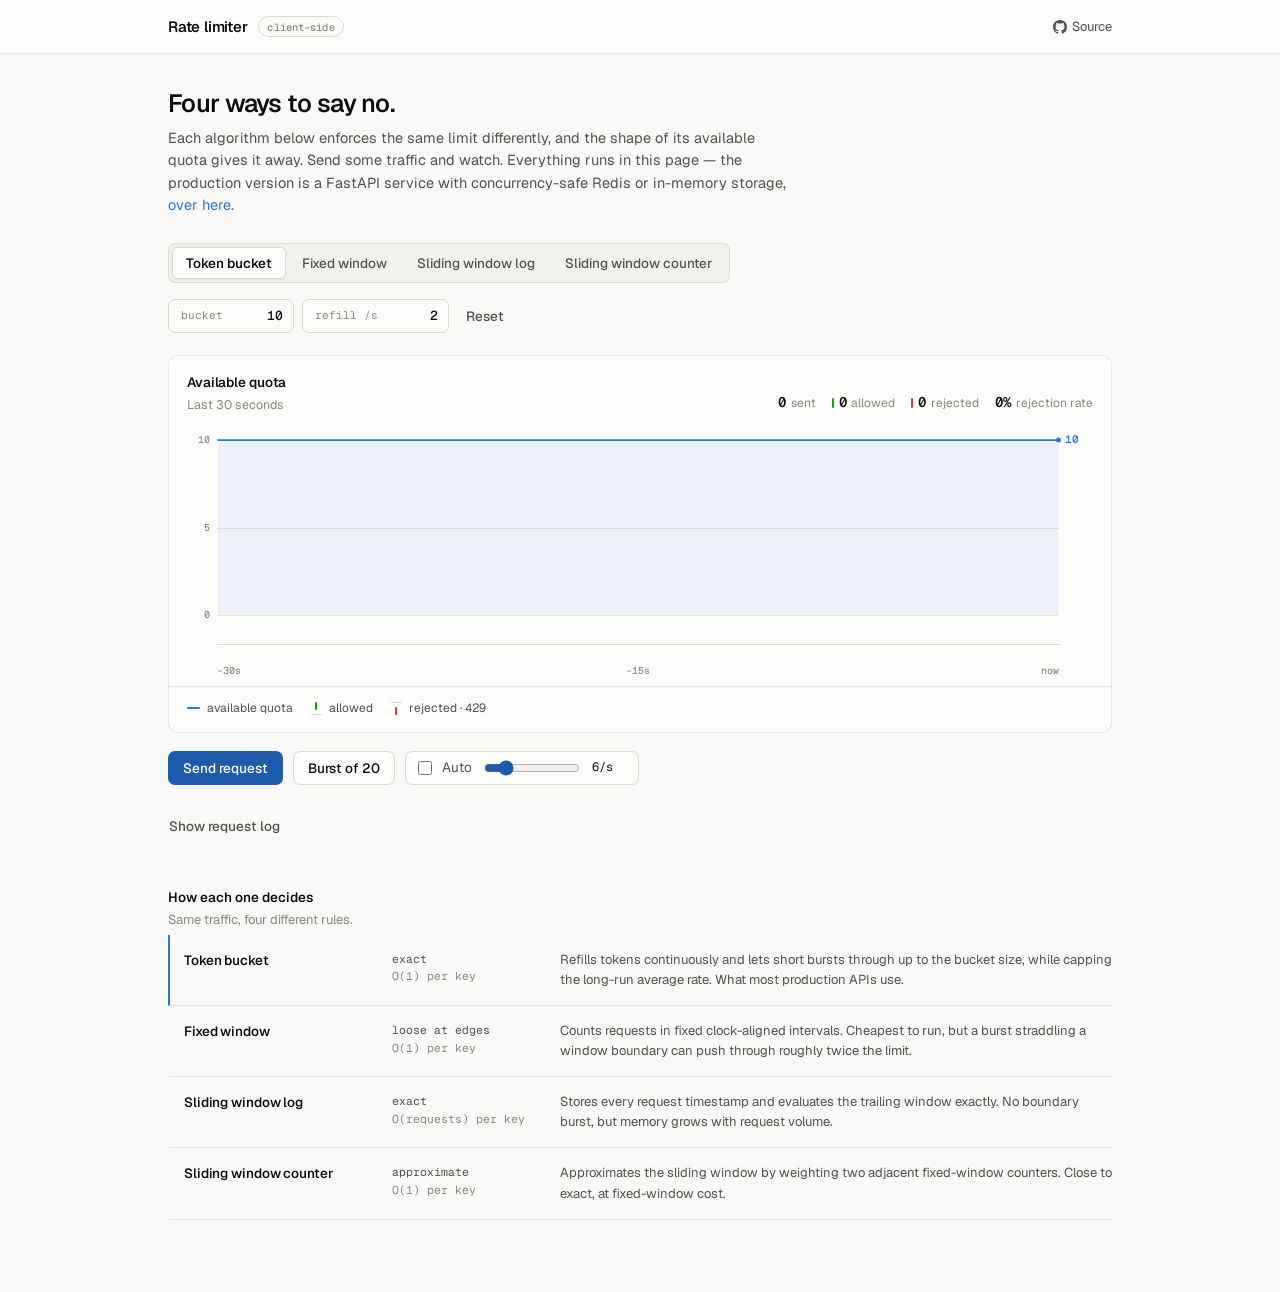
<file: docs/index.html>
<!doctype html>
<html lang="en">
<head>
<meta charset="UTF-8" />
<meta name="viewport" content="width=device-width, initial-scale=1.0" />
<title>Rate limiter — algorithm visualizer</title>
<meta name="description" content="Interactive visualizer for four API rate-limiting algorithms: token bucket, fixed window, sliding window log, and sliding window counter." />
<link rel="preload" href="fonts/Geist.woff2" as="font" type="font/woff2" crossorigin />
<link rel="preload" href="fonts/GeistMono.woff2" as="font" type="font/woff2" crossorigin />
<link rel="stylesheet" href="style.css?v=6" />
</head>
<body>

<header class="masthead">
  <div class="wrap">
    <div class="brand">
      <h1>Rate limiter</h1>
      <span class="tag">client-side</span>
    </div>
    <div class="masthead-right">
      <span class="live" id="liveIndicator"><i></i>live</span>
      <a class="source-link" href="https://github.com/pranjalm37/api-rate-limiter">
        <svg viewBox="0 0 16 16" fill="currentColor" aria-hidden="true"><path d="M8 0C3.58 0 0 3.58 0 8c0 3.54 2.29 6.53 5.47 7.59.4.07.55-.17.55-.38 0-.19-.01-.82-.01-1.49-2.01.37-2.53-.49-2.69-.94-.09-.23-.48-.94-.82-1.13-.28-.15-.68-.52-.01-.53.63-.01 1.08.58 1.23.82.72 1.21 1.87.87 2.33.66.07-.52.28-.87.51-1.07-1.78-.2-3.64-.89-3.64-3.95 0-.87.31-1.59.82-2.15-.08-.2-.36-1.02.08-2.12 0 0 .67-.21 2.2.82a7.4 7.4 0 0 1 2-.27c.68 0 1.36.09 2 .27 1.53-1.04 2.2-.82 2.2-.82.44 1.1.16 1.92.08 2.12.51.56.82 1.27.82 2.15 0 3.07-1.87 3.75-3.65 3.95.29.25.54.73.54 1.48 0 1.07-.01 1.93-.01 2.2 0 .21.15.46.55.38A8.01 8.01 0 0 0 16 8c0-4.42-3.58-8-8-8Z"/></svg>
        Source
      </a>
    </div>
  </div>
</header>

<main class="wrap">

  <section class="intro">
    <h2>Four ways to say no.</h2>
    <p>
      Each algorithm below enforces the same limit differently, and the shape of its available
      quota gives it away. Send some traffic and watch. Everything runs in this page —
      the production version is a FastAPI service with concurrency-safe Redis or in-memory
      storage, <a href="https://github.com/pranjalm37/api-rate-limiter">over here</a>.
    </p>
  </section>

  <div class="picker">
    <div class="segmented" role="tablist" aria-label="Rate-limiting algorithm">
      <button type="button" role="tab" data-algo="token_bucket" aria-selected="true">Token bucket</button>
      <button type="button" role="tab" data-algo="fixed_window" aria-selected="false">Fixed window</button>
      <button type="button" role="tab" data-algo="sliding_window_log" aria-selected="false">Sliding window log</button>
      <button type="button" role="tab" data-algo="sliding_window_counter" aria-selected="false">Sliding window counter</button>
    </div>
  </div>

  <div class="params">
    <label class="param">
      <span id="capacityLabel">bucket</span>
      <input type="number" id="capacity" value="10" min="1" max="200" />
    </label>
    <label class="param hidden" id="windowParam">
      <span>window&nbsp;s</span>
      <input type="number" id="windowSeconds" value="10" min="1" max="60" step="1" />
    </label>
    <label class="param" id="refillParam">
      <span>refill&nbsp;/s</span>
      <input type="number" id="refillRate" value="2" min="0.1" max="50" step="0.1" />
    </label>
    <button class="btn btn-quiet" id="resetState" type="button">Reset</button>
  </div>

  <section class="card">
    <div class="card-head">
      <div>
        <h3>Available quota</h3>
        <p>Last 30 seconds</p>
      </div>
      <div class="readout">
        <div><b id="statTotal">0</b><span>sent</span></div>
        <div><i class="mark up"></i><b id="statAllowed">0</b><span>allowed</span></div>
        <div><i class="mark down"></i><b id="statBlocked">0</b><span>rejected</span></div>
        <div><b id="statBlockRate">0%</b><span>rejection rate</span></div>
      </div>
    </div>

    <div class="canvas-shell">
      <canvas id="chart" role="img" aria-label="Available quota over the last 30 seconds, with a tick for each request marking whether it was allowed or rejected."></canvas>
      <div class="tooltip" id="tooltip" aria-hidden="true"></div>
    </div>

    <div class="card-foot">
      <span><i class="swatch line"></i> available quota</span>
      <span><i class="swatch up"></i> allowed</span>
      <span><i class="swatch down"></i> rejected &middot; 429</span>
    </div>
  </section>

  <div class="actions">
    <button class="btn btn-primary" id="fireOnce" type="button">Send request</button>
    <button class="btn" id="fireBurst" type="button">Burst of 20</button>
    <label class="switch">
      <input type="checkbox" id="autoFireToggle" />
      Auto
      <input type="range" id="fireRate" min="1" max="30" value="6" aria-label="Auto-send rate, requests per second" />
      <span class="rate"><span id="rateValue">6</span>/s</span>
    </label>
  </div>

  <section class="log">
    <button class="btn btn-quiet" id="tableToggle" type="button" aria-expanded="false" aria-controls="tableWrap">
      Show request log
    </button>
    <div id="tableWrap" class="log-scroll" hidden>
      <table class="log-table">
        <caption>Most recent requests, newest first.</caption>
        <thead>
          <tr><th scope="col">time</th><th scope="col">outcome</th><th scope="col">quota left</th></tr>
        </thead>
        <tbody id="tableBody"></tbody>
      </table>
    </div>
  </section>

  <section class="reference">
    <h3>How each one decides</h3>
    <p>Same traffic, four different rules.</p>
    <div id="referenceBody"></div>
  </section>

</main>

<script src="algorithms.js?v=6"></script>
<script src="app.js?v=6"></script>
</body>
</html>
</file>
<file: docs/style.css>
/* Geist / Geist Mono — self-hosted (SIL OFL 1.1, see fonts/OFL.txt) so the
   page has no external dependency and works offline. */
@font-face {
  font-family: "Geist";
  src: url("fonts/Geist.woff2") format("woff2-variations");
  font-weight: 100 900;
  font-display: swap;
}
@font-face {
  font-family: "Geist Mono";
  src: url("fonts/GeistMono.woff2") format("woff2-variations");
  font-weight: 100 900;
  font-display: swap;
}

:root {
  color-scheme: light;

  --plane: #f9f9f7;
  --surface: #fcfcfb;
  --sunken: #f2f1ed;
  --ink: #0b0b0b;
  --ink-2: #52514e;
  --ink-muted: #898781;
  --rule: rgba(11, 11, 11, 0.09);
  --rule-strong: #d9d8d1;
  --grid: #e6e5de;

  --accent: #2a78d6; /* chart series + links; validated against the chart surface */
  --accent-deep: #1c5cab; /* filled controls, where white text needs the contrast */
  --accent-wash: rgba(42, 120, 214, 0.07);
  --good: #0ca30c;
  --critical: #d03b3b;

  --sans: "Geist", system-ui, -apple-system, sans-serif;
  --mono: "Geist Mono", ui-monospace, SFMono-Regular, Menlo, monospace;

  --r-sm: 5px;
  --r-md: 7px;
  --r-lg: 10px;
}

@media (prefers-color-scheme: dark) {
  :root:where(:not([data-theme="light"])) {
    color-scheme: dark;
    --plane: #0c0c0b;
    --surface: #161615;
    --sunken: #111110;
    --ink: #f7f7f5;
    --ink-2: #b4b3ab;
    --ink-muted: #82817a;
    --rule: rgba(255, 255, 255, 0.10);
    --rule-strong: #34342f;
    --grid: #262624;

    --accent: #3987e5;
    --accent-deep: #3987e5;
    --accent-wash: rgba(57, 135, 229, 0.13);
  }
}

* { box-sizing: border-box; }

html { -webkit-text-size-adjust: 100%; }

body {
  margin: 0;
  background: var(--plane);
  color: var(--ink);
  font-family: var(--sans);
  font-size: 15px;
  line-height: 1.55;
  font-feature-settings: "cv11";
  -webkit-font-smoothing: antialiased;
  -moz-osx-font-smoothing: grayscale;
}

.wrap { max-width: 1000px; margin: 0 auto; padding: 0 28px; }

@media (max-width: 700px) {
  .wrap { padding: 0 18px; }
}

/* ============================ masthead ============================ */

.masthead {
  border-bottom: 1px solid var(--rule);
  background: color-mix(in srgb, var(--surface) 88%, transparent);
  backdrop-filter: saturate(1.4) blur(6px);
  position: sticky;
  top: 0;
  z-index: 20;
}

.masthead .wrap {
  display: flex;
  align-items: center;
  justify-content: space-between;
  gap: 20px;
  padding-top: 15px;
  padding-bottom: 15px;
}

.brand { display: flex; align-items: center; gap: 11px; min-width: 0; }

.brand h1 {
  margin: 0;
  font-size: 15px;
  font-weight: 560;
  letter-spacing: -0.014em;
  white-space: nowrap;
}

.tag {
  font-family: var(--mono);
  font-size: 10.5px;
  font-weight: 500;
  letter-spacing: 0.01em;
  color: var(--ink-muted);
  border: 1px solid var(--rule-strong);
  border-radius: 999px;
  padding: 2px 8px 1px;
  white-space: nowrap;
}

.masthead-right { display: flex; align-items: center; gap: 16px; }

/* "live" pulse, shown only while auto-send is running */
.live {
  display: none;
  align-items: center;
  gap: 6px;
  font-family: var(--mono);
  font-size: 11px;
  color: var(--ink-2);
}
.live.on { display: inline-flex; }
.live i {
  width: 6px;
  height: 6px;
  border-radius: 50%;
  background: var(--good);
  animation: pulse 1.6s ease-in-out infinite;
}
@keyframes pulse {
  0%, 100% { opacity: 1; }
  50% { opacity: 0.28; }
}

.source-link {
  font-size: 13px;
  color: var(--ink-2);
  text-decoration: none;
  display: inline-flex;
  align-items: center;
  gap: 5px;
  white-space: nowrap;
}
.source-link:hover { color: var(--ink); }
.source-link svg { width: 14px; height: 14px; }

/* ============================ intro ============================ */

.intro {
  margin: 34px 0 26px;
  max-width: 62ch;
}

.intro h2 {
  margin: 0 0 8px;
  font-size: 25px;
  font-weight: 560;
  letter-spacing: -0.028em;
  line-height: 1.22;
}

.intro p { margin: 0; font-size: 14.5px; color: var(--ink-2); }
.intro a { color: var(--accent); text-decoration: none; }
.intro a:hover { text-decoration: underline; }

/* ============================ segmented control ============================ */

.picker { margin-bottom: 16px; }

.segmented {
  display: inline-flex;
  gap: 2px;
  padding: 3px;
  background: var(--sunken);
  border: 1px solid var(--rule);
  border-radius: var(--r-md);
  max-width: 100%;
  overflow-x: auto;
  scrollbar-width: none;
}
.segmented::-webkit-scrollbar { display: none; }

.segmented button {
  appearance: none;
  border: 1px solid transparent;
  background: none;
  border-radius: var(--r-sm);
  padding: 6px 13px;
  font-family: inherit;
  font-size: 13.5px;
  font-weight: 480;
  color: var(--ink-2);
  cursor: pointer;
  white-space: nowrap;
  transition: background-color 0.14s ease, color 0.14s ease;
}
.segmented button:hover { color: var(--ink); }

.segmented button[aria-selected="true"] {
  background: var(--surface);
  border-color: var(--rule-strong);
  color: var(--ink);
  font-weight: 540;
  box-shadow: 0 1px 2px rgba(11, 11, 11, 0.05);
}
.segmented button:focus-visible { outline: 2px solid var(--accent); outline-offset: 1px; }

/* ============================ params ============================ */

.params {
  display: flex;
  align-items: center;
  gap: 8px;
  flex-wrap: wrap;
  margin-bottom: 22px;
}

.param {
  display: inline-flex;
  align-items: center;
  gap: 8px;
  background: var(--surface);
  border: 1px solid var(--rule-strong);
  border-radius: var(--r-md);
  padding: 5px 10px 5px 12px;
  height: 34px;
}
.param.hidden { display: none; }

.param > span {
  font-family: var(--mono);
  font-size: 11px;
  color: var(--ink-muted);
  white-space: nowrap;
}

.param input {
  width: 52px;
  border: none;
  background: none;
  color: var(--ink);
  font-family: var(--mono);
  font-size: 13px;
  font-weight: 500;
  padding: 0;
  text-align: right;
  -moz-appearance: textfield;
}
.param input::-webkit-outer-spin-button,
.param input::-webkit-inner-spin-button { -webkit-appearance: none; margin: 0; }
.param input:focus { outline: none; }
.param:focus-within { border-color: var(--accent); box-shadow: 0 0 0 3px var(--accent-wash); }

.param.text input { width: 106px; text-align: left; font-family: var(--sans); }

/* ============================ buttons ============================ */

.btn {
  appearance: none;
  font-family: inherit;
  font-size: 13.5px;
  font-weight: 500;
  color: var(--ink);
  background: var(--surface);
  border: 1px solid var(--rule-strong);
  border-radius: var(--r-md);
  padding: 0 14px;
  height: 34px;
  cursor: pointer;
  white-space: nowrap;
  transition: background-color 0.14s ease, border-color 0.14s ease;
}
.btn:hover { background: var(--sunken); }
.btn:focus-visible { outline: 2px solid var(--accent); outline-offset: 1px; }
.btn:active { transform: translateY(0.5px); }

.btn-primary {
  color: #fff;
  background: var(--accent-deep);
  border-color: transparent;
}
.btn-primary:hover { background: color-mix(in srgb, var(--accent-deep) 88%, #000); }

.btn-quiet {
  background: none;
  border-color: transparent;
  color: var(--ink-2);
  padding: 0 8px;
}
.btn-quiet:hover { background: var(--sunken); color: var(--ink); }

/* ============================ chart ============================ */

.card {
  background: var(--surface);
  border: 1px solid var(--rule);
  border-radius: var(--r-lg);
  overflow: hidden;
}

.card-head {
  display: flex;
  align-items: flex-end;
  justify-content: space-between;
  gap: 18px;
  padding: 16px 18px 12px;
  flex-wrap: wrap;
}

.card-head h3 {
  margin: 0;
  font-size: 13.5px;
  font-weight: 560;
  letter-spacing: -0.008em;
}
.card-head p { margin: 2px 0 0; font-size: 12.5px; color: var(--ink-muted); }

/* inline readouts — replaces the usual row of big stat tiles */
.readout {
  display: flex;
  align-items: baseline;
  gap: 16px;
  flex-wrap: wrap;
}
.readout div { display: flex; align-items: baseline; gap: 5px; }
.readout b {
  font-family: var(--mono);
  font-size: 14px;
  font-weight: 560;
  letter-spacing: -0.01em;
}
.readout span { font-size: 12px; color: var(--ink-muted); }
.readout .mark { width: 2px; height: 10px; border-radius: 1px; align-self: center; }
.readout .mark.up { background: var(--good); }
.readout .mark.down { background: var(--critical); }

.canvas-shell { position: relative; padding: 0 18px; }
#chart { display: block; width: 100%; height: 252px; }

.tooltip {
  position: absolute;
  pointer-events: none;
  z-index: 5;
  min-width: 126px;
  padding: 7px 9px;
  background: var(--surface);
  border: 1px solid var(--rule-strong);
  border-radius: var(--r-sm);
  box-shadow: 0 6px 20px rgba(11, 11, 11, 0.11);
  font-size: 12px;
  line-height: 1.45;
  opacity: 0;
  transition: opacity 0.1s ease;
}
.tooltip.visible { opacity: 1; }
.tooltip .tt-time { font-family: var(--mono); font-size: 10.5px; color: var(--ink-muted); }
.tooltip .tt-row { display: flex; align-items: center; gap: 6px; margin-top: 2px; }
.tooltip .tt-val { font-family: var(--mono); font-weight: 560; margin-left: auto; }

.card-foot {
  display: flex;
  align-items: center;
  gap: 18px;
  flex-wrap: wrap;
  padding: 12px 18px 14px;
  border-top: 1px solid var(--rule);
  margin-top: 8px;
  font-size: 12px;
  color: var(--ink-2);
}
.card-foot span { display: inline-flex; align-items: center; gap: 7px; }

.swatch { display: inline-block; flex-shrink: 0; }
.swatch.line { width: 13px; height: 2px; border-radius: 1px; background: var(--accent); }

/* Allowed vs rejected read by direction as well as hue — green/red alone is
   not separable with red-green colour blindness. */
.swatch.up,
.swatch.down {
  position: relative;
  width: 11px;
  height: 13px;
  border-bottom: 1px solid var(--rule-strong);
}
.swatch.down { border-bottom: none; border-top: 1px solid var(--rule-strong); }
.swatch.up::after,
.swatch.down::after {
  content: "";
  position: absolute;
  left: 4px;
  width: 2px;
  height: 8px;
  border-radius: 1px;
}
.swatch.up::after { top: 0; background: var(--good); }
.swatch.down::after { bottom: 0; background: var(--critical); }

/* ============================ traffic actions ============================ */

.actions {
  display: flex;
  align-items: center;
  gap: 10px;
  flex-wrap: wrap;
  margin: 18px 0 0;
}

.switch {
  display: inline-flex;
  align-items: center;
  gap: 10px;
  background: var(--surface);
  border: 1px solid var(--rule-strong);
  border-radius: var(--r-md);
  height: 34px;
  padding: 0 12px;
  font-size: 13.5px;
  color: var(--ink-2);
}
.switch input[type="checkbox"] { width: 14px; height: 14px; margin: 0; accent-color: var(--accent-deep); }
.switch input[type="range"] { width: 96px; accent-color: var(--accent-deep); }
.switch .rate { font-family: var(--mono); font-size: 12px; color: var(--ink); min-width: 34px; }

/* ============================ request log ============================ */

.log { margin-top: 24px; }
/* pull the quiet button's inset padding back so its text aligns with the column */
.log > .btn-quiet { margin-left: -8px; }

.log-table {
  width: 100%;
  margin-top: 12px;
  border-collapse: collapse;
  font-family: var(--mono);
  font-size: 12px;
}
.log-table caption {
  text-align: left;
  font-family: var(--sans);
  font-size: 12.5px;
  color: var(--ink-muted);
  padding-bottom: 8px;
}
.log-table th,
.log-table td { text-align: left; padding: 6px 14px 6px 0; border-bottom: 1px solid var(--rule); }
.log-table th {
  font-size: 10.5px;
  font-weight: 500;
  color: var(--ink-muted);
  position: sticky;
  top: 0;
  background: var(--plane);
}
.log-table td.allowed { color: var(--good); }
.log-table td.rejected { color: var(--critical); }
.log-scroll { max-height: 264px; overflow-y: auto; }

/* ============================ reference ============================ */

.reference { margin: 44px 0 72px; }

.reference h3 {
  margin: 0 0 3px;
  font-size: 13.5px;
  font-weight: 560;
}
.reference > p { margin: 0 0 4px; font-size: 13px; color: var(--ink-muted); }

.ref-row {
  display: grid;
  grid-template-columns: 190px 150px 1fr;
  gap: 18px;
  align-items: start;
  padding: 15px 0 15px 14px;
  border-bottom: 1px solid var(--rule);
  border-left: 2px solid transparent;
}
.ref-row[data-active="true"] { border-left-color: var(--accent); }

.ref-row h4 {
  margin: 0;
  font-size: 13.5px;
  font-weight: 540;
  letter-spacing: -0.008em;
}
.ref-row .meta { font-family: var(--mono); font-size: 11.5px; color: var(--ink-muted); }
.ref-row .meta i { font-style: normal; color: var(--ink-2); }
.ref-row p { margin: 0; font-size: 13px; color: var(--ink-2); }

@media (max-width: 760px) {
  .ref-row { grid-template-columns: 1fr; gap: 5px; }
}

/* ============================ misc ============================ */

.error { margin: 12px 0 0; font-size: 13px; color: var(--critical); min-height: 1em; }

.snippet {
  margin: 0;
  padding: 12px 14px;
  background: var(--sunken);
  border: 1px solid var(--rule);
  border-radius: var(--r-md);
  font-family: var(--mono);
  font-size: 12px;
  line-height: 1.5;
  color: var(--ink-2);
  overflow-x: auto;
}

@media (prefers-reduced-motion: reduce) {
  *, *::before, *::after { animation-duration: 0.001ms !important; transition-duration: 0.001ms !important; }
}
</file>
